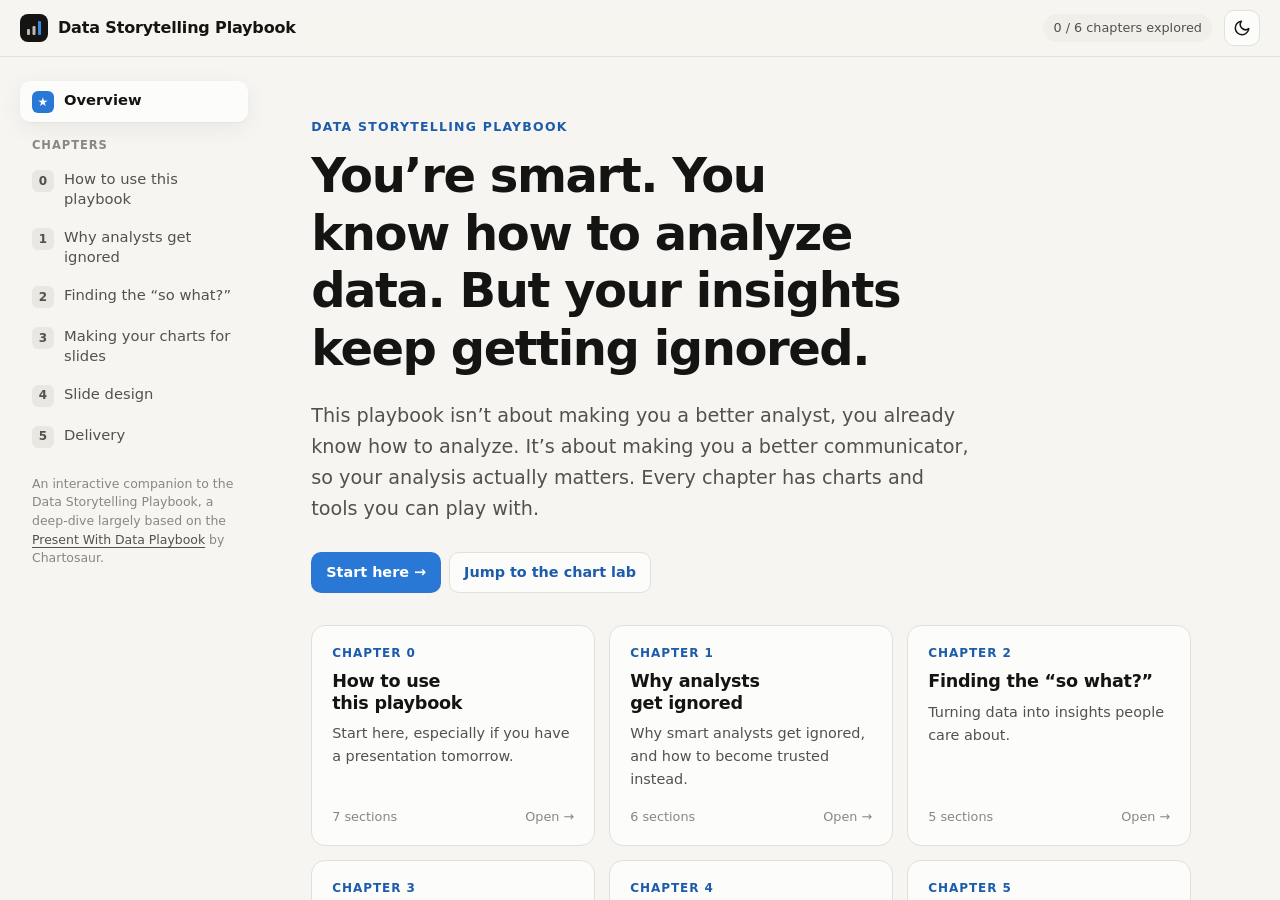
<file: index.html>
<!doctype html>
<html lang="en">
<head>
  <meta charset="utf-8" />
  <meta name="viewport" content="width=device-width, initial-scale=1" />
  <title>Toolbox</title>
  <meta http-equiv="refresh" content="0; url=data-storytelling-playbook/" />
  <link rel="canonical" href="data-storytelling-playbook/" />
</head>
<body style="font-family: system-ui, sans-serif; padding: 24px">
  <p>Redirecting to the <a href="data-storytelling-playbook/">Data Storytelling Playbook</a>…</p>
</body>
</html>
</file>
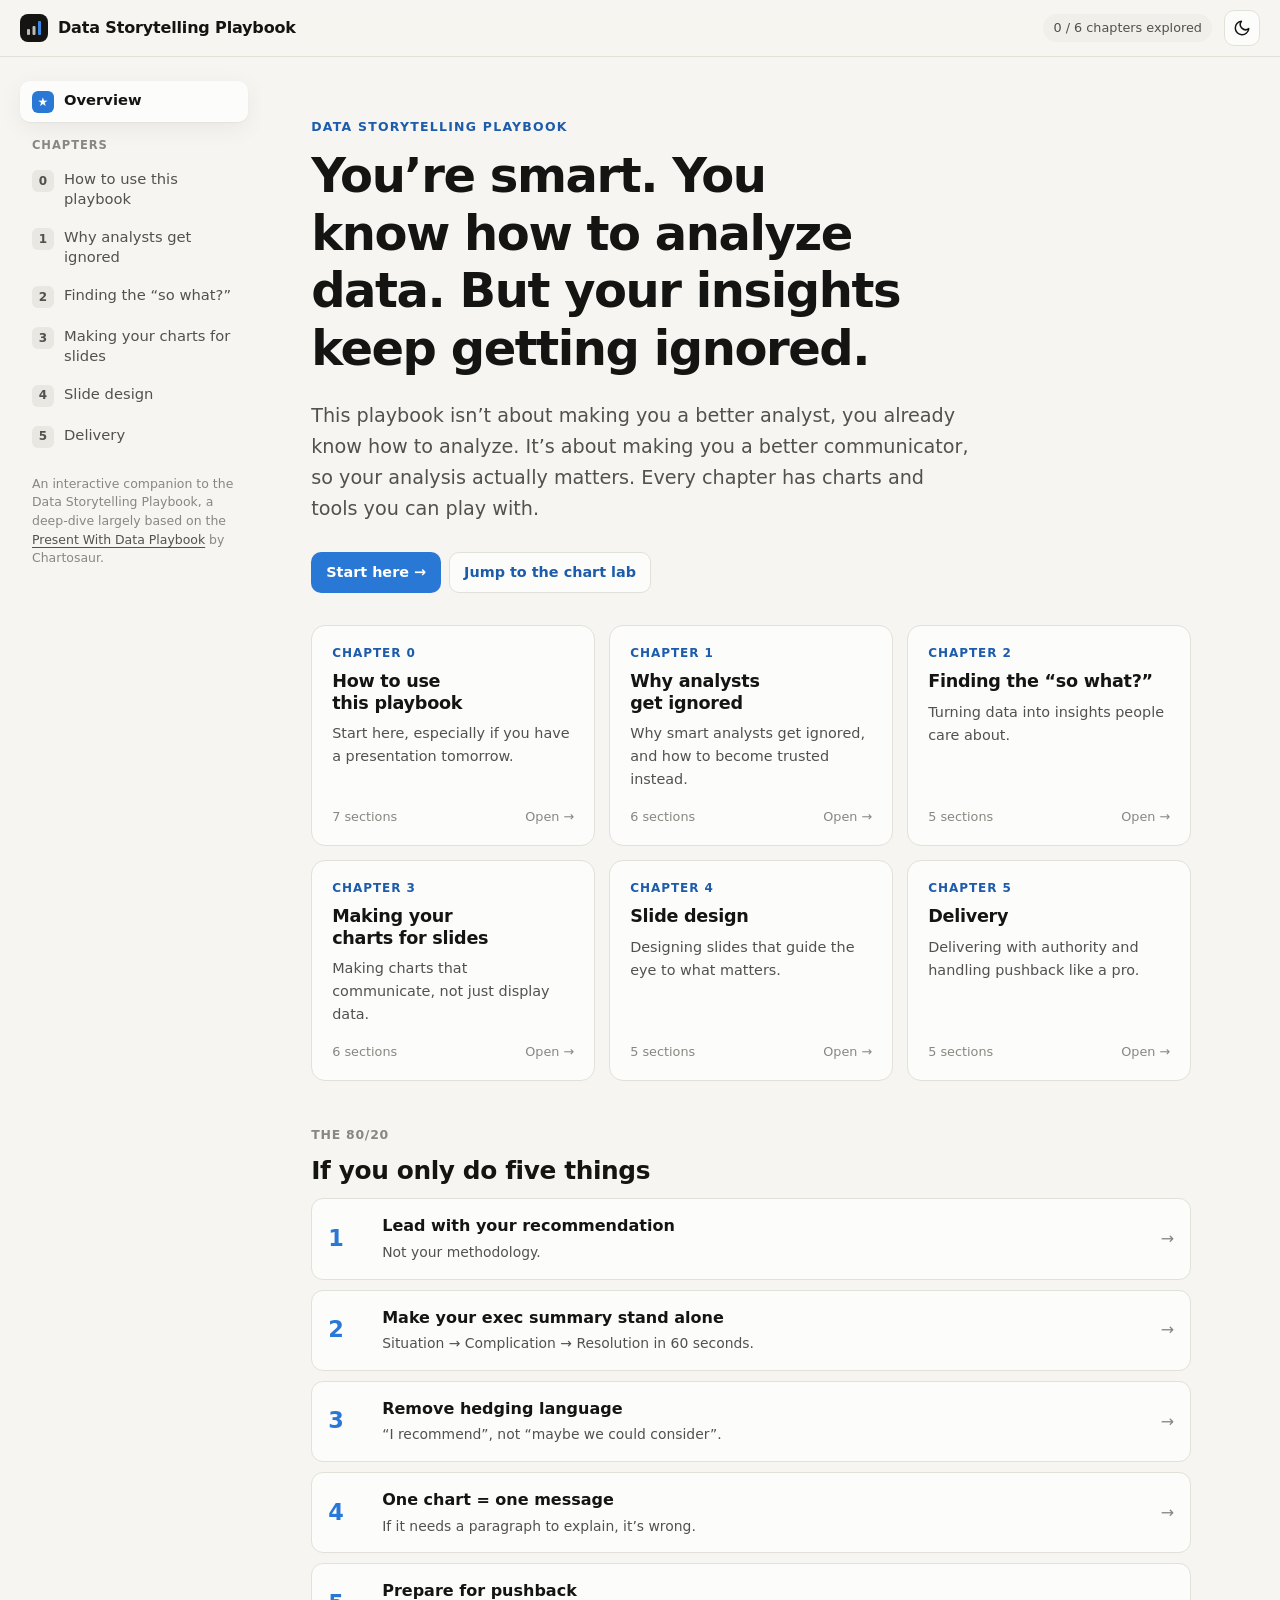
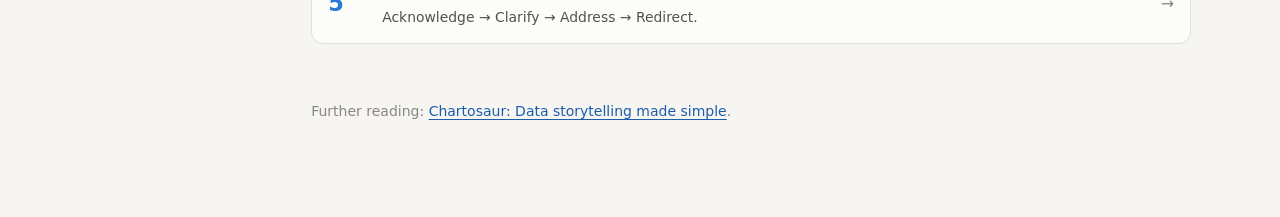
<file: data-storytelling-playbook/index.html>
<!doctype html>
<html lang="en">
<head>
  <meta charset="utf-8" />
  <meta name="viewport" content="width=device-width, initial-scale=1" />
  <title>Data Storytelling Playbook</title>
  <meta name="description" content="An interactive playbook for analysts: find the 'so what', build charts that communicate, design slides, and deliver with authority." />
  <link rel="icon" href="data:image/svg+xml,%3Csvg xmlns='http://www.w3.org/2000/svg' viewBox='0 0 32 32'%3E%3Crect width='32' height='32' rx='8' fill='%23141412'/%3E%3Crect x='7' y='17' width='4' height='8' rx='1' fill='%23bcbab2'/%3E%3Crect x='14' y='13' width='4' height='12' rx='1' fill='%23bcbab2'/%3E%3Crect x='21' y='7' width='4' height='18' rx='1' fill='%233987e5'/%3E%3C/svg%3E" />
  <link rel="stylesheet" href="styles.css" />
</head>
<body>
  <header class="topbar">
    <button class="icon-btn" id="menuBtn" aria-label="Open chapter menu" aria-expanded="false">
      <svg width="18" height="18" viewBox="0 0 24 24" fill="none" stroke="currentColor" stroke-width="2" stroke-linecap="round"><path d="M4 7h16M4 12h16M4 17h16"/></svg>
    </button>
    <a class="brand" href="#/">
      <span class="brand-mark" aria-hidden="true">
        <svg viewBox="0 0 18 18"><rect x="2" y="10" width="3" height="6" rx="1" fill="#bcbab2"/><rect x="7.5" y="7" width="3" height="9" rx="1" fill="#bcbab2"/><rect x="13" y="2" width="3" height="14" rx="1" fill="#3987e5"/></svg>
      </span>
      Data Storytelling Playbook
    </a>
    <span class="spacer"></span>
    <span class="progress-pill" id="progressPill"></span>
    <button class="icon-btn" id="themeBtn" aria-label="Toggle dark mode">
      <svg width="18" height="18" viewBox="0 0 24 24" fill="none" stroke="currentColor" stroke-width="2" stroke-linecap="round" stroke-linejoin="round"><path d="M21 12.8A9 9 0 1 1 11.2 3a7 7 0 0 0 9.8 9.8z"/></svg>
    </button>
  </header>
  <div class="layout">
    <nav class="sidebar" id="nav" aria-label="Chapters"></nav>
    <main id="main" tabindex="-1"></main>
  </div>
  <div id="tip" role="tooltip"></div>
  <script src="charts.js"></script>
  <script src="core.js"></script>
  <script src="chapters-a.js"></script>
  <script src="chapters-b.js"></script>
  <script src="app.js"></script>
</body>
</html>
</file>
<file: data-storytelling-playbook/styles.css>
:root {
  color-scheme: light;
  --bg: #f6f5f1;
  --surface: #fcfcfb;
  --surface-2: #f0efea;
  --surface-3: #e8e7e1;
  --ink: #141412;
  --ink-2: #52514e;
  --muted: #898781;
  --line: #e1e0d9;
  --axis: #c3c2b7;
  --accent: #2a78d6;
  --accent-ink: #1c5cab;
  --accent-soft: #e4eefb;
  --context: #bcbab2;
  --good: #006300;
  --good-soft: #e3f1e1;
  --bad: #b93232;
  --bad-soft: #fbe7e5;
  --warn: #8a5a00;
  --warn-soft: #fbf0d6;
  --hl: #fff1b8;
  --c1: #2a78d6; --c2: #eb6834; --c3: #1baf7a; --c4: #eda100;
  --c5: #e87ba4; --c6: #008300; --c7: #6250d6; --c8: #e34948;
  --shadow: 0 1px 2px rgba(20, 20, 18, 0.05), 0 6px 24px rgba(20, 20, 18, 0.06);
  --radius: 14px;
  --font: system-ui, -apple-system, "Segoe UI", Roboto, sans-serif;
}
@media (prefers-color-scheme: dark) {
  :root:not([data-theme="light"]) {
    color-scheme: dark;
    --bg: #0f0f0e; --surface: #1a1a19; --surface-2: #232321; --surface-3: #2c2c2a;
    --ink: #f0efec; --ink-2: #c3c2b7; --muted: #8f8d86; --line: #2c2c2a; --axis: #45453f;
    --accent: #3987e5; --accent-ink: #86b6ef; --accent-soft: #172a42; --context: #5b5a55;
    --good: #3dbb3d; --good-soft: #142a14; --bad: #ec7272; --bad-soft: #3a1a1a; --warn: #e3a92a; --warn-soft: #33270e; --hl: #4a3f10;
    --c1: #3987e5; --c2: #d95926; --c3: #199e70; --c4: #c98500; --c5: #d55181; --c6: #0ca30c; --c7: #9085e9; --c8: #e66767;
    --shadow: 0 1px 2px rgba(0, 0, 0, 0.4), 0 6px 24px rgba(0, 0, 0, 0.3);
  }
}
:root[data-theme="dark"] {
  color-scheme: dark;
  --bg: #0f0f0e; --surface: #1a1a19; --surface-2: #232321; --surface-3: #2c2c2a;
  --ink: #f0efec; --ink-2: #c3c2b7; --muted: #8f8d86; --line: #2c2c2a; --axis: #45453f;
  --accent: #3987e5; --accent-ink: #86b6ef; --accent-soft: #172a42; --context: #5b5a55;
  --good: #3dbb3d; --good-soft: #142a14; --bad: #ec7272; --bad-soft: #3a1a1a; --warn: #e3a92a; --warn-soft: #33270e; --hl: #4a3f10;
  --c1: #3987e5; --c2: #d95926; --c3: #199e70; --c4: #c98500; --c5: #d55181; --c6: #0ca30c; --c7: #9085e9; --c8: #e66767;
  --shadow: 0 1px 2px rgba(0, 0, 0, 0.4), 0 6px 24px rgba(0, 0, 0, 0.3);
}

* { box-sizing: border-box; }
html { scroll-behavior: smooth; }
body {
  margin: 0; background: var(--bg); color: var(--ink); font-family: var(--font);
  font-size: 16px; line-height: 1.6; -webkit-font-smoothing: antialiased;
}
a { color: var(--accent-ink); text-underline-offset: 3px; }
h1, h2, h3, h4 { line-height: 1.2; letter-spacing: -0.015em; margin: 0 0 0.5em; text-wrap: balance; }
h1 { font-size: clamp(2rem, 4.5vw, 3rem); letter-spacing: -0.03em; }
h2 { font-size: 1.55rem; margin-top: 0.2em; }
h3 { font-size: 1.12rem; }
p { margin: 0 0 1em; }
ul, ol { margin: 0 0 1em; padding-left: 1.25em; }
li { margin: 0.2em 0; }
button, input, textarea, select { font: inherit; color: inherit; }
.muted { color: var(--muted); }
.small { font-size: 0.875rem; }
.nowrap { white-space: nowrap; }

/* ---------- Top bar & layout ---------- */
.topbar {
  position: sticky; top: 0; z-index: 20; display: flex; align-items: center; gap: 12px;
  padding: 10px 20px; background: color-mix(in srgb, var(--bg) 88%, transparent);
  backdrop-filter: saturate(1.4) blur(10px); border-bottom: 1px solid var(--line);
}
.brand { display: flex; align-items: center; gap: 10px; font-weight: 700; text-decoration: none; color: var(--ink); letter-spacing: -0.01em; }
.brand-mark { width: 28px; height: 28px; border-radius: 8px; background: var(--ink); display: grid; place-items: center; }
.brand-mark svg { width: 18px; height: 18px; }
.topbar .spacer { flex: 1; }
.progress-pill { font-size: 0.8rem; color: var(--ink-2); background: var(--surface-2); padding: 4px 10px; border-radius: 99px; white-space: nowrap; }
.icon-btn {
  border: 1px solid var(--line); background: var(--surface); border-radius: 10px; width: 36px; height: 36px;
  display: grid; place-items: center; cursor: pointer;
}
.icon-btn:hover { background: var(--surface-2); }
#menuBtn { display: none; }

.layout { display: grid; grid-template-columns: 260px minmax(0, 1fr); max-width: 1320px; margin: 0 auto; }
.sidebar { position: sticky; top: 57px; height: calc(100vh - 57px); overflow: auto; padding: 24px 12px 24px 20px; }
.sidebar a {
  display: flex; gap: 10px; align-items: flex-start; padding: 9px 12px; border-radius: 10px;
  color: var(--ink-2); text-decoration: none; font-size: 0.92rem; line-height: 1.35;
}
.sidebar a:hover { background: var(--surface-2); color: var(--ink); }
.sidebar a.active { background: var(--surface); color: var(--ink); box-shadow: var(--shadow); font-weight: 600; }
.sidebar .num {
  flex: none; width: 22px; height: 22px; border-radius: 6px; background: var(--surface-3); color: var(--ink-2);
  font-size: 0.75rem; font-weight: 700; display: grid; place-items: center; margin-top: 1px;
}
.sidebar a.active .num { background: var(--accent); color: #fff; }
.sidebar a.visited:not(.active) .num { background: var(--accent-soft); color: var(--accent-ink); }
.sidebar .side-label { font-size: 0.72rem; text-transform: uppercase; letter-spacing: 0.08em; color: var(--muted); padding: 14px 12px 6px; font-weight: 600; }
.sidebar .credit { font-size: 0.78rem; color: var(--muted); padding: 18px 12px; line-height: 1.5; }
.sidebar .credit a { display: inline; padding: 0; font-size: inherit; color: var(--ink-2); text-decoration: underline; }

main { padding: 32px clamp(16px, 4vw, 56px) 80px; min-width: 0; outline: none; }
.page { max-width: 880px; }

@media (max-width: 900px) {
  .layout { grid-template-columns: 1fr; }
  #menuBtn { display: grid; }
  .sidebar {
    position: fixed; inset: 57px 0 auto 0; height: auto; max-height: calc(100vh - 57px); z-index: 19;
    background: var(--bg); border-bottom: 1px solid var(--line); transform: translateY(-110%); transition: transform 0.2s ease;
    padding: 12px 16px;
  }
  body.nav-open .sidebar { transform: none; }
  .progress-pill { display: none; }
}

/* ---------- Chapter header ---------- */
.eyebrow { font-size: 0.78rem; font-weight: 700; text-transform: uppercase; letter-spacing: 0.1em; color: var(--accent-ink); margin-bottom: 10px; }
.lede { font-size: 1.2rem; color: var(--ink-2); max-width: 46ch; margin-bottom: 28px; }
.chapter-head { padding: 12px 0 18px; border-bottom: 1px solid var(--line); margin-bottom: 32px; }
.toc { display: flex; flex-wrap: wrap; gap: 8px; margin-top: 18px; }
.toc a { font-size: 0.85rem; text-decoration: none; padding: 5px 12px; border-radius: 99px; background: var(--surface); border: 1px solid var(--line); color: var(--ink-2); }
.toc a:hover { color: var(--ink); border-color: var(--axis); }

section.block { margin: 0 0 56px; scroll-margin-top: 80px; }
.sec-num { display: inline-block; font-size: 0.78rem; font-weight: 700; color: var(--muted); letter-spacing: 0.06em; margin-bottom: 6px; }

/* ---------- Cards & callouts ---------- */
.card { background: var(--surface); border: 1px solid var(--line); border-radius: var(--radius); padding: 20px 22px; }
.callout { border-left: 3px solid var(--accent); background: var(--accent-soft); padding: 14px 18px; border-radius: 0 10px 10px 0; margin: 0 0 1.2em; }
.callout.neutral { border-color: var(--axis); background: var(--surface-2); }
.quote { font-size: 1.05rem; font-style: italic; color: var(--ink-2); border-left: 3px solid var(--axis); padding: 4px 0 4px 16px; margin: 0 0 1em; }
.grid2 { display: grid; grid-template-columns: repeat(2, minmax(0, 1fr)); gap: 16px; }
.grid3 { display: grid; grid-template-columns: repeat(3, minmax(0, 1fr)); gap: 16px; }
.lab-grid { display: grid; grid-template-columns: minmax(0, 1fr) 250px; gap: 20px; }
@media (max-width: 720px) { .grid2, .grid3, .grid2[style], .lab-grid { grid-template-columns: 1fr !important; } }

.compare { display: grid; gap: 8px; margin: 0 0 1.2em; }
.cmp { display: grid; grid-template-columns: 26px 1fr; gap: 8px; padding: 10px 14px; border-radius: 10px; align-items: start; }
.cmp.bad { background: var(--bad-soft); }
.cmp.good { background: var(--good-soft); }
.cmp .ic { font-weight: 800; font-size: 0.95rem; line-height: 1.6; }
.cmp.bad .ic { color: var(--bad); }
.cmp.good .ic { color: var(--good); }

.tag { display: inline-flex; align-items: center; gap: 4px; font-size: 0.75rem; font-weight: 600; padding: 2px 9px; border-radius: 99px; background: var(--surface-2); color: var(--ink-2); }
.tag.good { background: var(--good-soft); color: var(--good); }
.tag.bad { background: var(--bad-soft); color: var(--bad); }
.tag.warn { background: var(--warn-soft); color: var(--warn); }
.tag.accent { background: var(--accent-soft); color: var(--accent-ink); }

/* ---------- Widgets ---------- */
.widget { background: var(--surface); border: 1px solid var(--line); border-radius: var(--radius); box-shadow: var(--shadow); margin: 20px 0 28px; overflow: hidden; }
.widget-head { display: flex; align-items: center; gap: 10px; padding: 14px 20px; border-bottom: 1px solid var(--line); flex-wrap: wrap; }
.widget-head h3 { margin: 0; font-size: 1rem; }
.widget-head .try { font-size: 0.7rem; font-weight: 800; letter-spacing: 0.08em; text-transform: uppercase; color: #fff; background: var(--accent); padding: 3px 8px; border-radius: 6px; }
.widget-body { padding: 20px; }
.widget-foot { padding: 12px 20px; border-top: 1px solid var(--line); background: var(--surface-2); font-size: 0.9rem; color: var(--ink-2); }

.controls { display: flex; flex-wrap: wrap; gap: 14px 22px; margin-bottom: 16px; align-items: flex-end; }
.ctl-label { display: block; font-size: 0.72rem; font-weight: 700; text-transform: uppercase; letter-spacing: 0.06em; color: var(--muted); margin-bottom: 6px; }
.seg { display: inline-flex; background: var(--surface-2); border-radius: 10px; padding: 3px; gap: 2px; flex-wrap: wrap; }
.seg button { border: 0; background: transparent; padding: 6px 12px; border-radius: 8px; cursor: pointer; font-size: 0.86rem; color: var(--ink-2); }
.seg button:hover { color: var(--ink); }
.seg button[aria-pressed="true"] { background: var(--surface); color: var(--ink); box-shadow: 0 1px 2px rgba(0,0,0,.08), 0 0 0 1px var(--line); font-weight: 600; }

.btn { border: 1px solid var(--line); background: var(--surface); padding: 8px 14px; border-radius: 10px; cursor: pointer; font-size: 0.9rem; font-weight: 600; }
.btn:hover { background: var(--surface-2); }
.btn.primary { background: var(--accent); color: #fff; border-color: transparent; }
.btn.primary:hover { filter: brightness(1.08); }
.btn.ghost { background: transparent; }
.btn-row { display: flex; gap: 8px; flex-wrap: wrap; }

.chip-row { display: flex; flex-wrap: wrap; gap: 8px; }
.chip { border: 1px solid var(--line); background: var(--surface); padding: 6px 12px; border-radius: 99px; cursor: pointer; font-size: 0.86rem; color: var(--ink-2); text-align: left; }
.chip:hover { border-color: var(--axis); color: var(--ink); }
.chip[aria-pressed="true"] { background: var(--ink); color: var(--surface); border-color: var(--ink); }

input[type="range"] { width: 100%; accent-color: var(--accent); }
.range-row { display: grid; grid-template-columns: 130px 1fr 44px; gap: 12px; align-items: center; margin: 6px 0; }
.range-row label { font-weight: 600; font-size: 0.92rem; }
.range-row output { font-variant-numeric: tabular-nums; font-weight: 700; text-align: right; }
.field { display: block; margin-bottom: 12px; }
.field > span { display: block; font-size: 0.78rem; font-weight: 700; color: var(--ink-2); margin-bottom: 4px; text-transform: uppercase; letter-spacing: 0.05em; }
.field input, .field textarea, .field select, textarea.big {
  width: 100%; border: 1px solid var(--line); background: var(--bg); border-radius: 10px; padding: 9px 12px; resize: vertical;
}
.field input:focus, .field textarea:focus, textarea.big:focus, .field select:focus { outline: 2px solid var(--accent); outline-offset: -1px; }

.kpis { display: grid; grid-template-columns: repeat(auto-fit, minmax(150px, 1fr)); gap: 12px; margin: 4px 0 16px; }
.kpi { background: var(--surface-2); border-radius: 12px; padding: 12px 14px; }
.kpi .k-label { font-size: 0.75rem; color: var(--ink-2); font-weight: 600; }
.kpi .k-value { font-size: 1.7rem; font-weight: 750; letter-spacing: -0.02em; font-variant-numeric: tabular-nums; line-height: 1.2; }
.kpi .k-sub { font-size: 0.78rem; color: var(--muted); }
.kpi.accent .k-value { color: var(--accent-ink); }

.chart-title { font-weight: 700; font-size: 1.05rem; margin: 0 0 2px; line-height: 1.3; }
.chart-sub { font-size: 0.82rem; color: var(--muted); margin-bottom: 8px; }
.chart-wrap { position: relative; }

/* ---------- SVG chart styles ---------- */
svg.chart { width: 100%; height: auto; display: block; overflow: visible; }
.chart .tick { font-size: 11.5px; fill: var(--muted); }
.chart .tick.strong-t { fill: var(--ink); font-weight: 650; }
.chart .grid { stroke: var(--line); stroke-width: 1; }
.chart .grid-heavy { stroke: var(--axis); stroke-width: 1.2; }
.chart .axis { stroke: var(--axis); stroke-width: 1; }
.chart .ref { stroke: var(--muted); stroke-width: 1.3; stroke-dasharray: 5 4; }
.chart .band { fill: var(--accent-soft); }
.chart .ann { font-size: 11.5px; fill: var(--ink-2); }
.chart .ann.strong { fill: var(--ink); font-weight: 650; }
.chart .ann-line { stroke: var(--ink-2); stroke-width: 1; }
.chart .dlabel { font-size: 12px; fill: var(--ink-2); }
.chart .dlabel.strong { fill: var(--ink); font-weight: 700; }
.chart .dval { fill: var(--muted); font-weight: 400; }
.chart .vlabel { font-size: 12px; fill: var(--ink-2); font-weight: 600; font-variant-numeric: tabular-nums; }
.chart .legend-box rect { fill: var(--surface); stroke: var(--axis); stroke-width: 1.2; }
.chart .legend-t { font-size: 11px; fill: var(--ink-2); }
.chart .hcol .guide { stroke: var(--ink-2); stroke-width: 1; opacity: 0; stroke-dasharray: 2 3; }
.chart .hcol:hover .guide { opacity: 0.6; }
.chart .mark { transition: opacity 0.15s; }
.chart .mark:hover { opacity: 0.82; }
.chart-3d { filter: drop-shadow(5px 5px 0 rgba(0,0,0,.25)); }

#tip {
  position: fixed; z-index: 100; pointer-events: none; background: var(--ink); color: var(--surface);
  padding: 8px 11px; border-radius: 9px; font-size: 0.82rem; line-height: 1.45; max-width: 260px;
  opacity: 0; transform: translateY(4px); transition: opacity 0.12s, transform 0.12s; box-shadow: 0 6px 20px rgba(0,0,0,.2);
}
#tip.on { opacity: 1; transform: none; }
#tip .tip-h { font-weight: 700; margin-bottom: 3px; }
#tip .tip-row { display: grid; grid-template-columns: 10px 1fr auto; gap: 8px; align-items: center; }
#tip .tip-row i { width: 10px; height: 10px; border-radius: 3px; display: block; }
#tip .tip-row b { font-variant-numeric: tabular-nums; }
#tip .muted { color: var(--context); }

/* ---------- Checklists ---------- */
.checklist { list-style: none; padding: 0; margin: 0; }
.checklist li { margin: 0; }
.checklist label { display: grid; grid-template-columns: 22px 1fr; gap: 10px; padding: 8px 10px; border-radius: 10px; cursor: pointer; align-items: start; }
.checklist label:hover { background: var(--surface-2); }
.checklist input { width: 18px; height: 18px; margin-top: 3px; accent-color: var(--accent); }
.checklist input:checked + span { color: var(--muted); text-decoration: line-through; text-decoration-color: var(--axis); }
.checklist .sub { display: block; font-size: 0.84rem; color: var(--muted); text-decoration: none; }

.status-list { list-style: none; padding: 0; margin: 0; display: grid; gap: 6px; }
.status-list li { display: grid; grid-template-columns: 22px 1fr; gap: 8px; font-size: 0.92rem; align-items: start; margin: 0; }
.status-list .st { font-weight: 800; }
.status-list .ok .st { color: var(--good); }
.status-list .no .st { color: var(--bad); }
.status-list .no { color: var(--ink-2); }

.meter { height: 10px; background: var(--surface-3); border-radius: 99px; overflow: hidden; }
.meter > i { display: block; height: 100%; background: var(--accent); border-radius: 99px; transition: width 0.35s ease, background 0.2s; }

.steps { counter-reset: s; list-style: none; padding: 0; display: grid; gap: 10px; }
.steps > li { counter-increment: s; display: grid; grid-template-columns: 34px 1fr; gap: 12px; margin: 0; }
.steps > li::before { content: counter(s); width: 30px; height: 30px; border-radius: 9px; background: var(--accent-soft); color: var(--accent-ink); font-weight: 800; display: grid; place-items: center; }

/* ---------- Home ---------- */
.hero { padding: 28px 0 8px; }
.hero h1 { max-width: 18ch; }
.hero .lede { max-width: 54ch; }
.chapter-cards { display: grid; grid-template-columns: repeat(auto-fill, minmax(250px, 1fr)); gap: 14px; margin: 24px 0 40px; }
.ch-card { display: flex; flex-direction: column; gap: 8px; background: var(--surface); border: 1px solid var(--line); border-radius: var(--radius); padding: 18px 20px; text-decoration: none; color: var(--ink); transition: transform 0.15s, box-shadow 0.15s; }
.ch-card:hover { transform: translateY(-2px); box-shadow: var(--shadow); }
.ch-card .ch-n { font-size: 0.75rem; font-weight: 800; color: var(--accent-ink); letter-spacing: 0.08em; text-transform: uppercase; }
.ch-card h3 { margin: 0; font-size: 1.1rem; }
.ch-card p { margin: 0; color: var(--ink-2); font-size: 0.9rem; }
.ch-card .ch-foot { margin-top: auto; padding-top: 8px; font-size: 0.8rem; color: var(--muted); display: flex; justify-content: space-between; }
.eighty { display: grid; gap: 10px; counter-reset: e; }
.eighty a { display: grid; grid-template-columns: 40px 1fr auto; gap: 14px; align-items: center; padding: 14px 16px; background: var(--surface); border: 1px solid var(--line); border-radius: 12px; text-decoration: none; color: var(--ink); }
.eighty a:hover { border-color: var(--axis); }
.eighty .e-n { font-size: 1.4rem; font-weight: 800; color: var(--accent); }
.eighty .e-t { font-weight: 650; }
.eighty .e-d { font-size: 0.87rem; color: var(--ink-2); }

/* ---------- Takeaways & pager ---------- */
.takeaways { background: var(--ink); color: var(--surface); border-radius: var(--radius); padding: 24px 26px; margin: 40px 0 24px; }
.takeaways h2 { font-size: 1.15rem; color: var(--surface); }
.takeaways ol { margin: 0; padding-left: 1.2em; }
.takeaways li { margin: 0.45em 0; color: color-mix(in srgb, var(--surface) 82%, transparent); }
.takeaways b { color: var(--surface); }
.pager { display: grid; grid-template-columns: 1fr 1fr; gap: 12px; }
.pager a { display: block; padding: 14px 18px; border: 1px solid var(--line); border-radius: 12px; text-decoration: none; color: var(--ink); background: var(--surface); }
.pager a:hover { border-color: var(--axis); }
.pager .dir { font-size: 0.75rem; color: var(--muted); display: block; }
.pager .next { text-align: right; grid-column: 2; }

/* ---------- Ladder ---------- */
.ladder { display: grid; grid-template-columns: repeat(4, 1fr); gap: 6px; margin-bottom: 16px; }
.ladder button { border: 1px solid var(--line); background: var(--surface-2); border-radius: 10px; padding: 10px; cursor: pointer; text-align: left; font-size: 0.82rem; color: var(--ink-2); line-height: 1.3; }
.ladder button b { display: block; font-size: 0.95rem; color: var(--ink); }
.ladder button.done { background: var(--accent-soft); border-color: transparent; }
.ladder button[aria-pressed="true"] { background: var(--accent); color: #fff; border-color: var(--accent); }
.ladder button[aria-pressed="true"] b { color: #fff; }
@media (max-width: 600px) { .ladder { grid-template-columns: repeat(2, 1fr); } }
.say { font-size: 1.1rem; font-weight: 600; padding: 12px 16px; background: var(--surface-2); border-radius: 10px; margin-bottom: 14px; }

/* ---------- Slide simulator ---------- */
.slide-stage { display: grid; grid-template-columns: 1fr; gap: 18px; align-items: start; }
.slide-stage .checklist { display: grid; grid-template-columns: repeat(2, minmax(0, 1fr)); }
.slide-stage .layer-list { grid-template-columns: repeat(4, minmax(0, 1fr)); }
@media (max-width: 720px) { .slide-stage .checklist { grid-template-columns: 1fr; } .slide-stage .layer-list { grid-template-columns: 1fr 1fr; } }
.slide {
  container-type: inline-size; aspect-ratio: 16 / 9; background: #fff; color: #141412; border-radius: 6px;
  box-shadow: 0 0 0 1px rgba(0,0,0,.08), 0 12px 30px rgba(0,0,0,.12); position: relative; overflow: hidden;
  padding: 4cqw 5cqw 3cqw; display: flex; flex-direction: column; transition: filter 0.3s;
  --surface: #fff; --ink: #141412; --ink-2: #52514e; --muted: #898781; --line: #e1e0d9; --axis: #c3c2b7; --accent: #2a78d6; --context: #bcbab2; --accent-soft: #e4eefb;
  --c1: #2a78d6; --c2: #eb6834; --c3: #1baf7a; --c4: #eda100;
}
.slide.squint { filter: blur(5px); }
.slide .s-title { font-size: 3.4cqw; font-weight: 750; line-height: 1.15; margin: 0 0 1.4cqw; letter-spacing: -0.01em; max-width: 85%; }
.slide .s-title.topic { font-size: 2.6cqw; font-weight: 600; }
.slide .s-body { flex: 1; display: grid; grid-template-columns: 1.55fr 1fr; gap: 3cqw; min-height: 0; }
.slide .s-chart { min-height: 0; display: flex; align-items: center; }
.slide .s-chart.boxed { border: 0.45cqw solid #3b3b3b; padding: 1cqw; background: #f2f2f2; }
.slide .s-chart svg .tick, .slide .s-chart svg .dlabel, .slide .s-chart svg .legend-t, .slide .s-chart svg .ann { font-size: 15px; }
.slide .s-bullets { font-size: 1.55cqw; line-height: 1.4; padding-left: 1.2em; margin: 0; align-self: center; color: #2b2b28; }
.slide .s-bullets li { margin: 0 0 0.8cqw; }
.slide .s-bullets.many { font-size: 1.3cqw; }
.slide .s-foot { font-size: 1.05cqw; color: #898781; margin-top: 1cqw; }
.slide .s-logo { position: absolute; top: 2.4cqw; right: 2.8cqw; font-weight: 900; font-size: 1.6cqw; background: #e3462f; color: #fff; padding: 0.5cqw 1cqw; border-radius: 0.5cqw; letter-spacing: 0.05em; }
.slide .s-deco { position: absolute; font-size: 6cqw; opacity: 0.9; }
.slide .s-deco.d1 { right: 4cqw; bottom: 4cqw; }
.slide .s-deco.d2 { left: 47%; top: 1.5cqw; font-size: 4cqw; }
.slide [data-layer].lit { outline: 3px solid var(--accent); outline-offset: 4px; border-radius: 4px; }
.layer-list { list-style: none; padding: 0; margin: 12px 0 0; display: grid; gap: 6px; }
.layer-list li { margin: 0; padding: 8px 12px; border-radius: 10px; background: var(--surface-2); font-size: 0.86rem; cursor: default; }
.layer-list li:hover, .layer-list li:focus { background: var(--accent-soft); outline: none; }
.layer-list b { display: block; font-size: 0.9rem; }

.exec-slide { container-type: inline-size; aspect-ratio: 16/9; background: #fff; color: #141412; border-radius: 6px; box-shadow: 0 0 0 1px rgba(0,0,0,.08), 0 12px 30px rgba(0,0,0,.12); padding: 4cqw 5cqw; overflow: hidden; }
.exec-slide .x-k { font-size: 1.2cqw; font-weight: 800; letter-spacing: 0.12em; color: #2a78d6; text-transform: uppercase; margin-bottom: 1.5cqw; }
.exec-slide .x-row { display: grid; grid-template-columns: 17cqw 1fr; gap: 2cqw; padding: 1.3cqw 0; border-top: 0.12cqw solid #e1e0d9; font-size: 1.75cqw; line-height: 1.4; }
.exec-slide .x-row > b { color: #52514e; font-size: 1.35cqw; text-transform: uppercase; letter-spacing: 0.06em; padding-top: 0.25cqw; }
.exec-slide ul { margin: 0; padding-left: 1.1em; }
.exec-slide li { margin: 0 0 0.4cqw; }
.exec-slide .empty { color: #b3b1aa; font-style: italic; }

/* ---------- Hedge detector ---------- */
.annotated { background: var(--bg); border: 1px solid var(--line); border-radius: 10px; padding: 14px 16px; line-height: 1.9; min-height: 80px; }
.annotated mark { border-radius: 4px; padding: 1px 3px; color: inherit; }
.annotated mark.hedge { background: var(--hl); box-shadow: inset 0 -2px 0 var(--warn); }
.annotated mark.apology, .annotated mark.undermine { background: var(--bad-soft); box-shadow: inset 0 -2px 0 var(--bad); }
.annotated mark.over { background: var(--bad-soft); box-shadow: inset 0 -2px 0 var(--bad); }
.annotated mark.passive { background: var(--surface-3); box-shadow: inset 0 -2px 0 var(--muted); }
.annotated mark.confident { background: var(--good-soft); box-shadow: inset 0 -2px 0 var(--good); }
.legend-inline { display: flex; flex-wrap: wrap; gap: 6px 14px; font-size: 0.8rem; color: var(--ink-2); margin: 10px 0; }
.legend-inline span::before { content: ""; display: inline-block; width: 10px; height: 10px; border-radius: 3px; margin-right: 6px; vertical-align: -1px; }
.legend-inline .l-hedge::before { background: var(--warn); }
.legend-inline .l-bad::before { background: var(--bad); }
.legend-inline .l-pass::before { background: var(--muted); }
.legend-inline .l-good::before { background: var(--good); }

/* ---------- Timer ---------- */
.timer-face { font-size: 3.4rem; font-weight: 800; font-variant-numeric: tabular-nums; letter-spacing: -0.03em; line-height: 1; }
.zone-track { position: relative; height: 38px; border-radius: 10px; overflow: hidden; display: flex; margin: 14px 0 6px; }
.zone-track > div { height: 100%; display: grid; place-items: center; font-size: 0.72rem; font-weight: 700; color: var(--ink-2); border-right: 2px solid var(--surface); }
.zone-track .cursor { position: absolute; top: -2px; bottom: -2px; width: 3px; background: var(--ink); border-radius: 2px; transition: left 0.1s linear; border: 0; }
.zone-scale { display: flex; justify-content: space-between; font-size: 0.72rem; color: var(--muted); }

/* ---------- Accordion ---------- */
details.acc { border: 1px solid var(--line); background: var(--surface); border-radius: 12px; margin: 0 0 8px; }
details.acc summary { cursor: pointer; padding: 14px 18px; font-weight: 650; list-style: none; display: flex; justify-content: space-between; gap: 10px; }
details.acc summary::-webkit-details-marker { display: none; }
details.acc summary::after { content: "+"; color: var(--muted); font-weight: 400; font-size: 1.3rem; line-height: 1; }
details.acc[open] summary::after { content: "–"; }
details.acc .acc-body { padding: 0 18px 16px; }

.step-cards { display: grid; grid-template-columns: repeat(4, minmax(0, 1fr)); gap: 10px; margin: 14px 0; }
@media (max-width: 720px) { .step-cards { grid-template-columns: 1fr 1fr; } }
.step-card { border: 1px solid var(--line); border-radius: 12px; padding: 12px 14px; background: var(--surface-2); min-height: 120px; transition: opacity 0.25s, transform 0.25s; font-size: 0.9rem; }
.step-card .s-k { font-size: 0.72rem; font-weight: 800; letter-spacing: 0.08em; text-transform: uppercase; color: var(--accent-ink); margin-bottom: 4px; }
.step-card.hidden { opacity: 0.25; transform: translateY(4px); }
.dialogue { display: grid; gap: 8px; margin-top: 10px; }
.dialogue p { margin: 0; padding: 10px 14px; border-radius: 12px; max-width: 85%; font-size: 0.93rem; }
.dialogue .them { background: var(--surface-2); }
.dialogue .you { background: var(--accent-soft); justify-self: end; }
.dialogue b { display: block; font-size: 0.72rem; text-transform: uppercase; letter-spacing: 0.06em; color: var(--muted); }

.quiz-q { padding: 14px 0; border-top: 1px solid var(--line); }
.quiz-q:first-child { border-top: 0; padding-top: 0; }
.quiz-q .fb { margin-top: 8px; font-size: 0.9rem; padding: 8px 12px; border-radius: 8px; }
.quiz-q .fb.ok { background: var(--good-soft); }
.quiz-q .fb.ko { background: var(--bad-soft); }

table.simple { width: 100%; border-collapse: collapse; font-size: 0.9rem; }
table.simple th, table.simple td { text-align: left; padding: 9px 10px; border-bottom: 1px solid var(--line); vertical-align: top; }
table.simple th { font-size: 0.75rem; text-transform: uppercase; letter-spacing: 0.05em; color: var(--muted); }
.table-scroll { overflow-x: auto; }

.sentence-out { font-size: 1.08rem; line-height: 1.6; padding: 16px 18px; border-radius: 12px; background: var(--accent-soft); border-left: 3px solid var(--accent); }
.sentence-out em { font-style: normal; font-weight: 700; color: var(--accent-ink); }

.reveal { display: none; }
.reveal.on { display: block; animation: fadein 0.3s ease; }
@keyframes fadein { from { opacity: 0; transform: translateY(4px); } to { opacity: 1; transform: none; } }

@media (prefers-reduced-motion: reduce) {
  *, *::before, *::after { transition: none !important; animation: none !important; }
}
</file>
